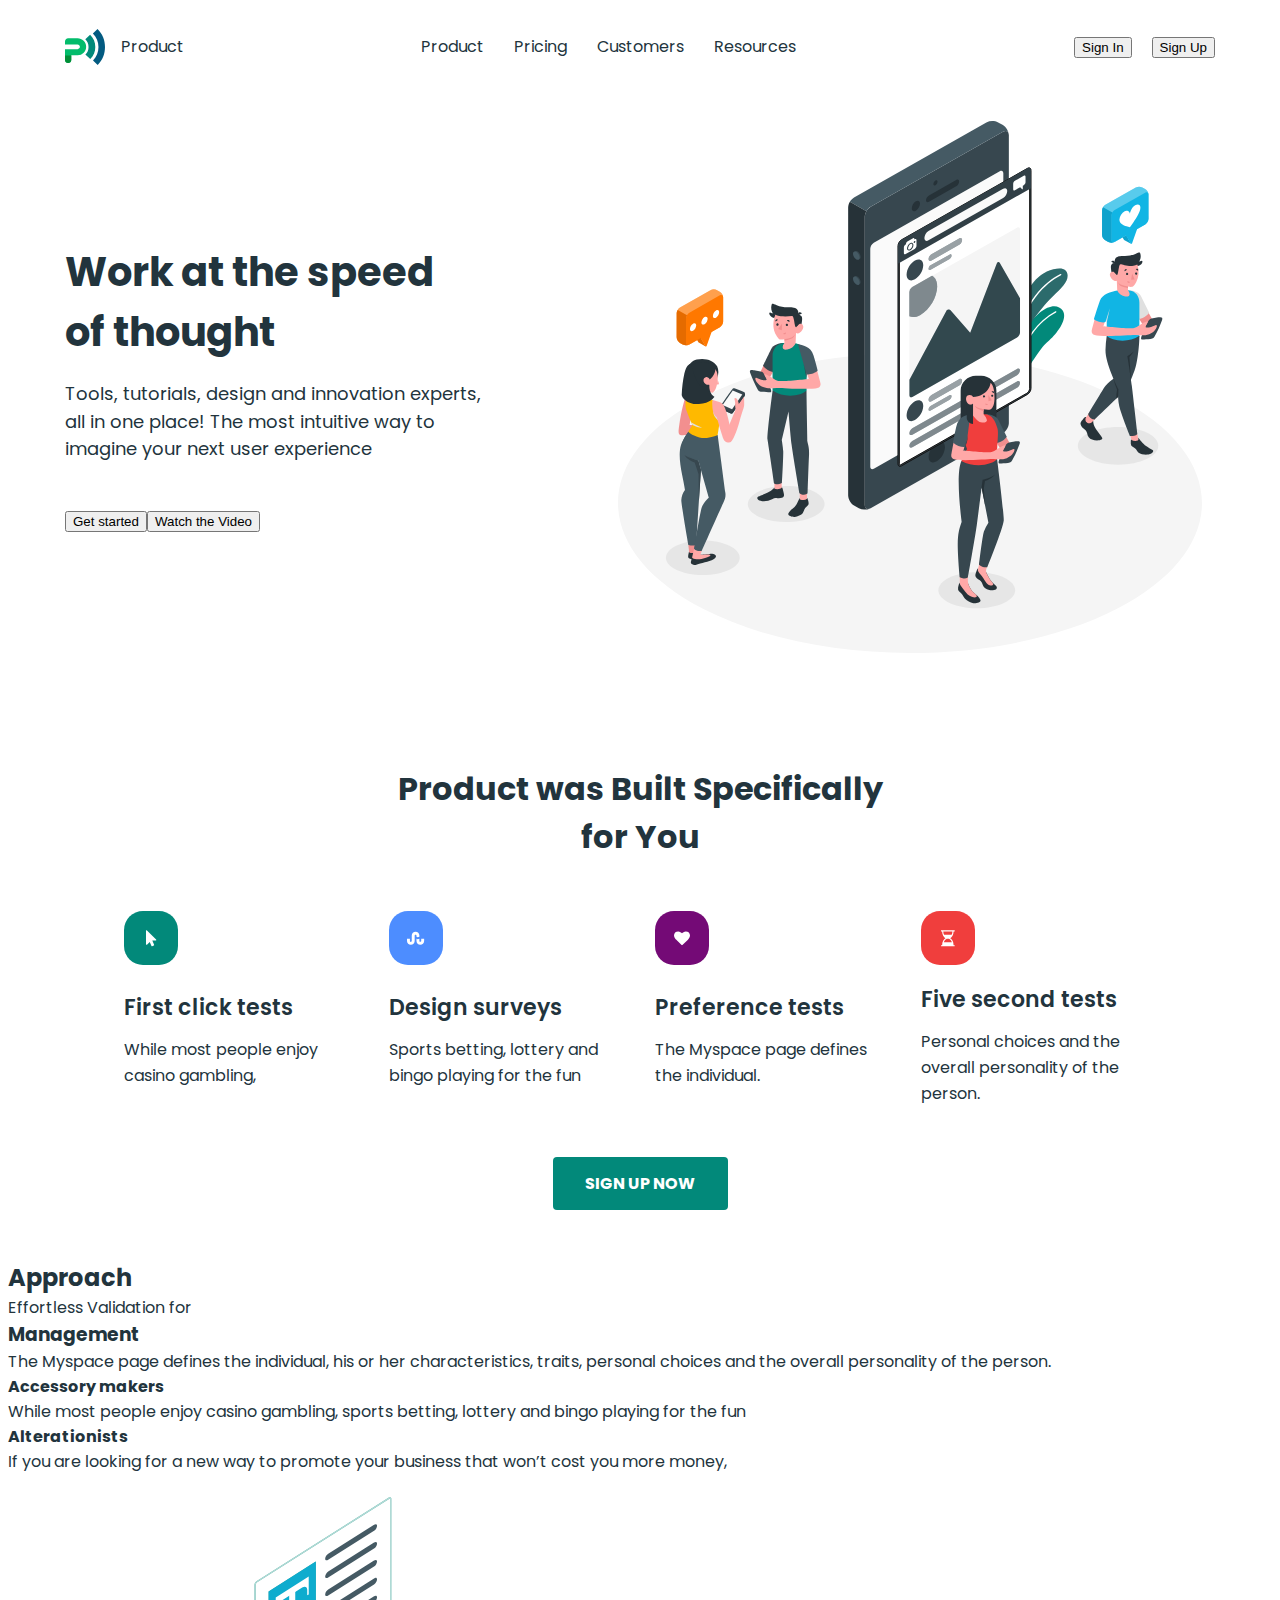
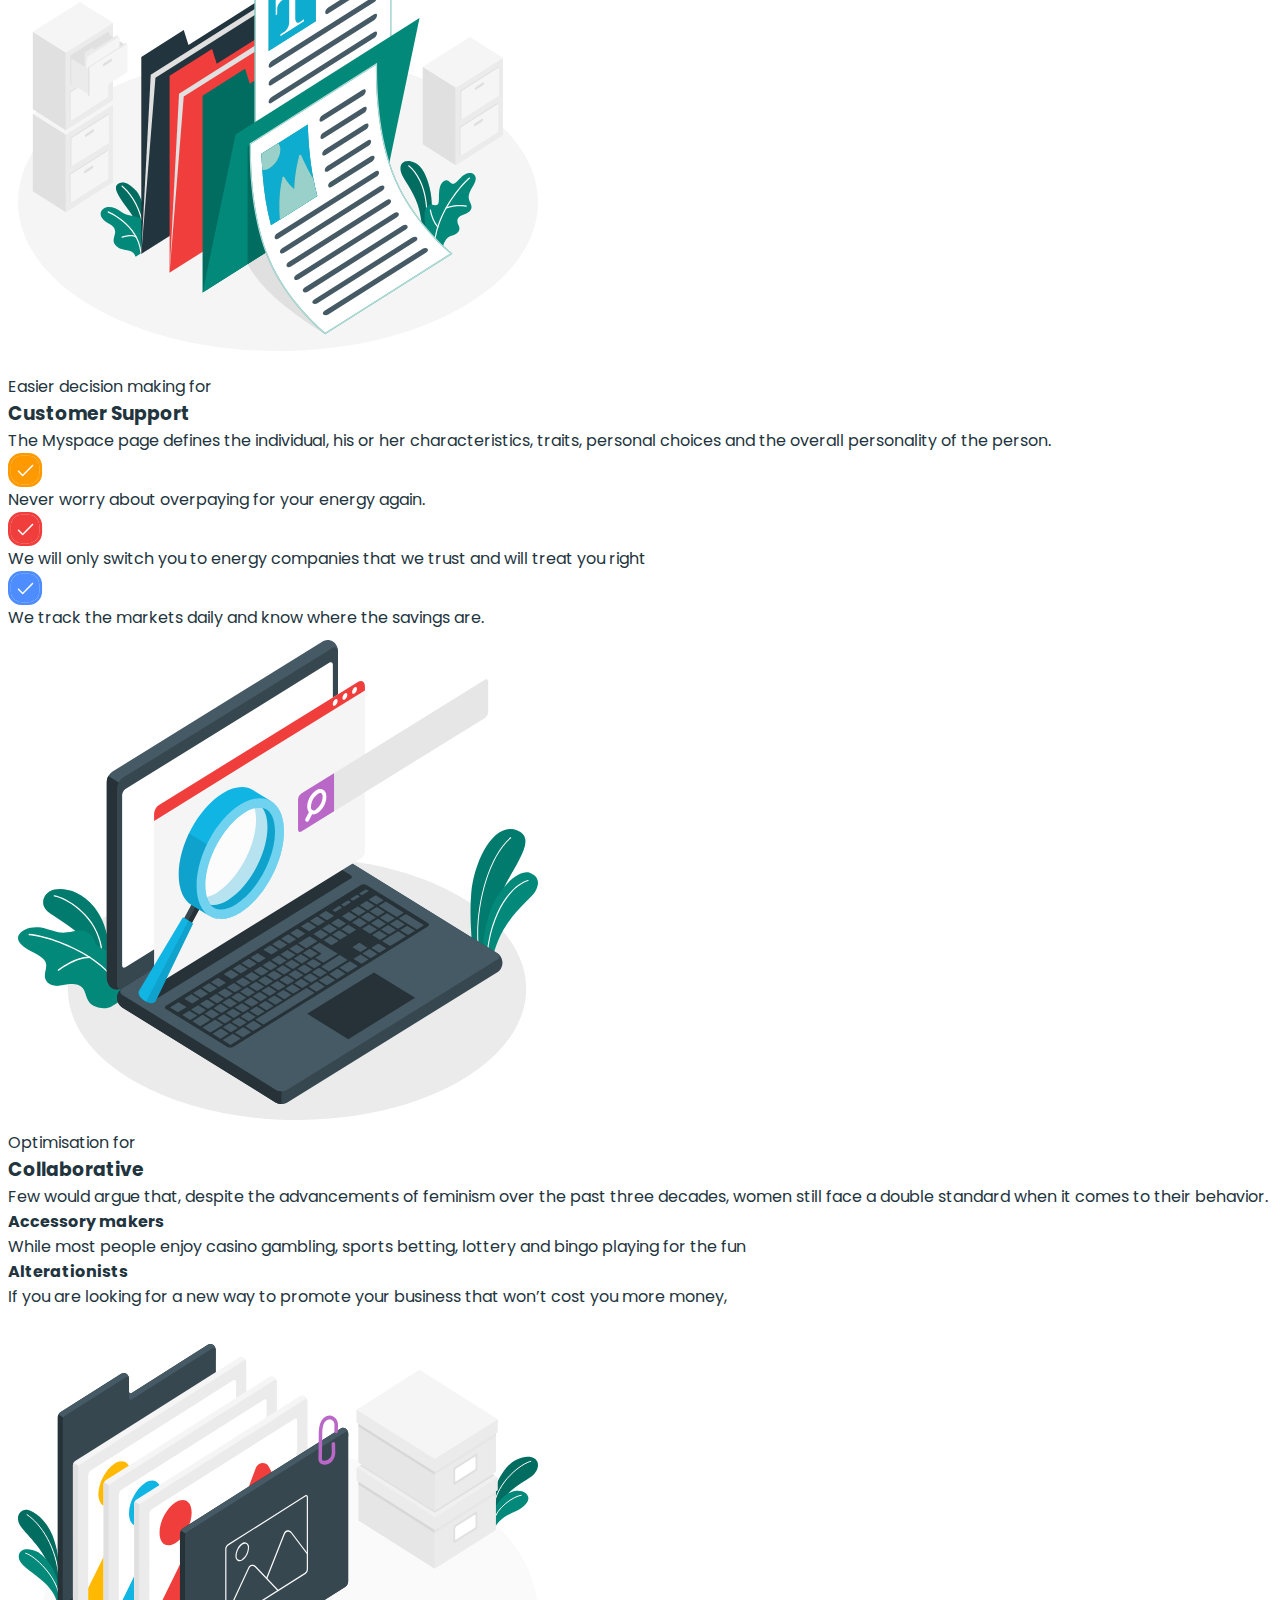
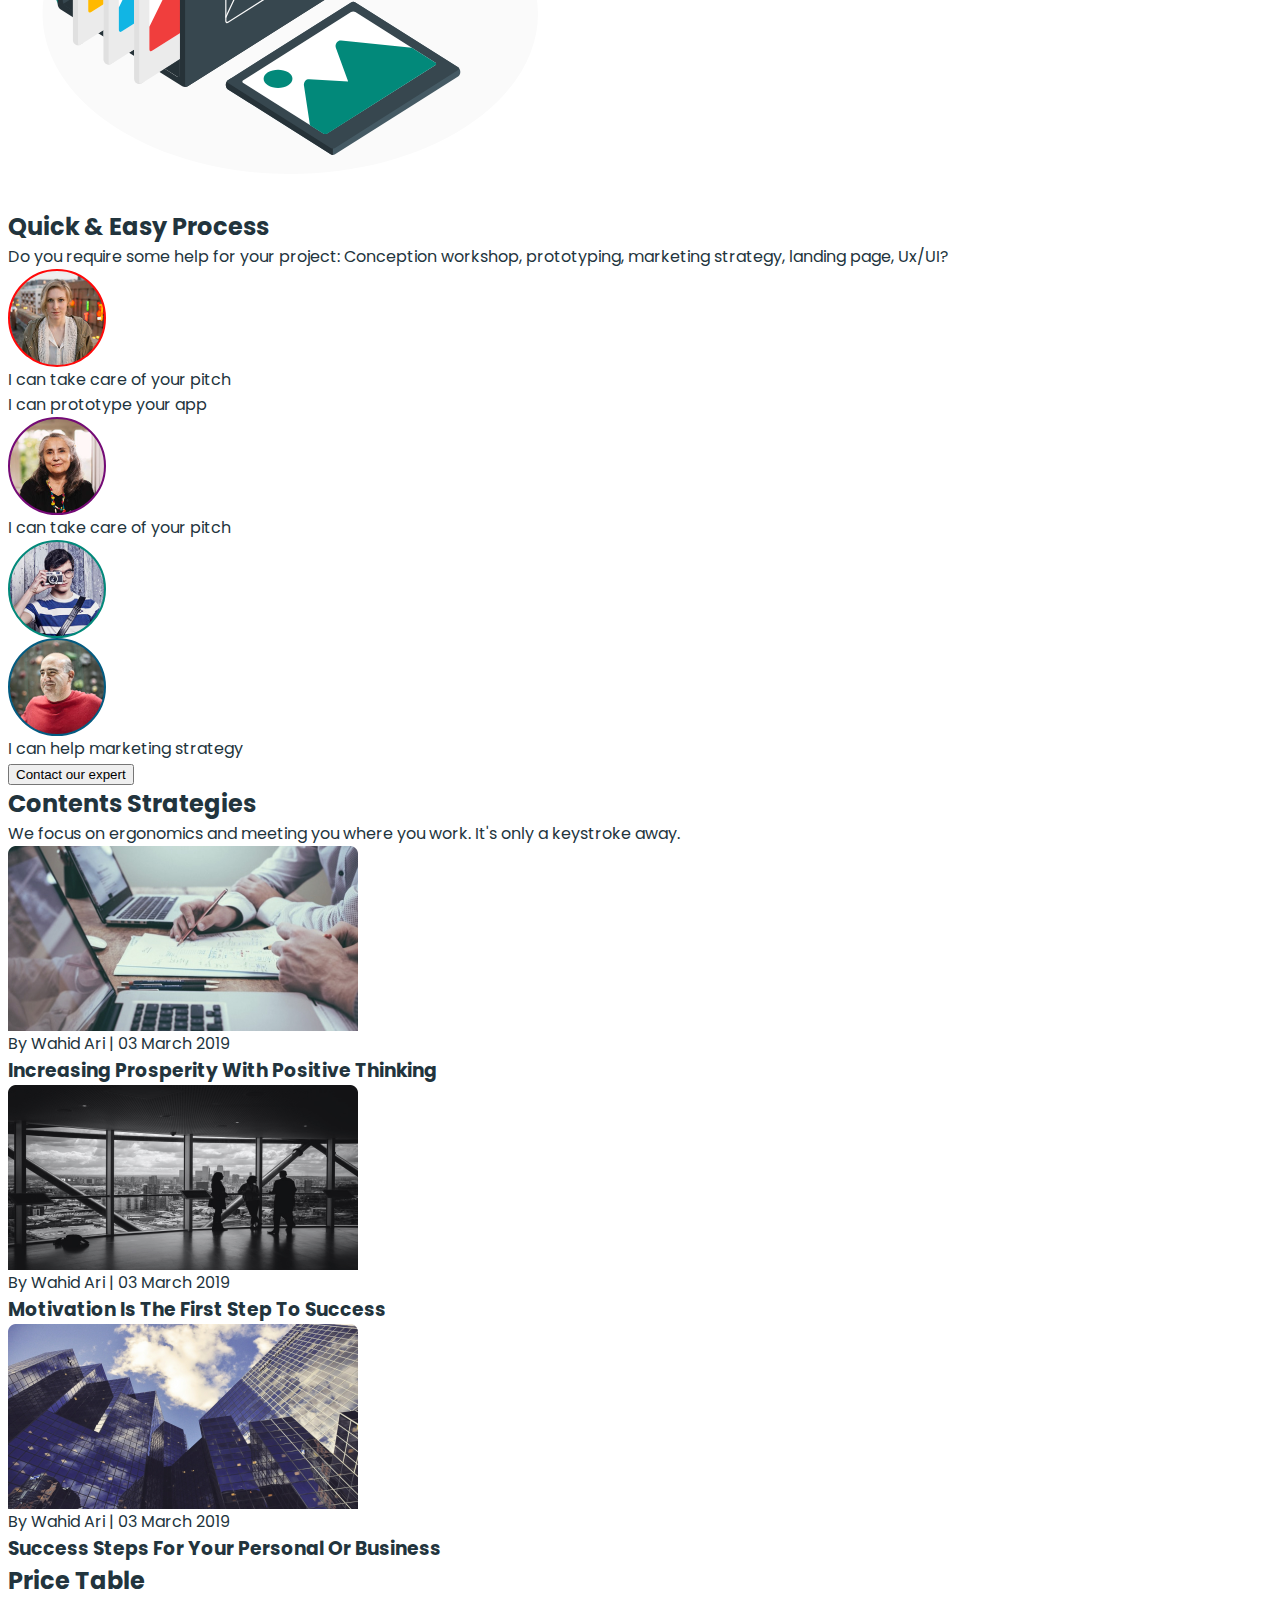
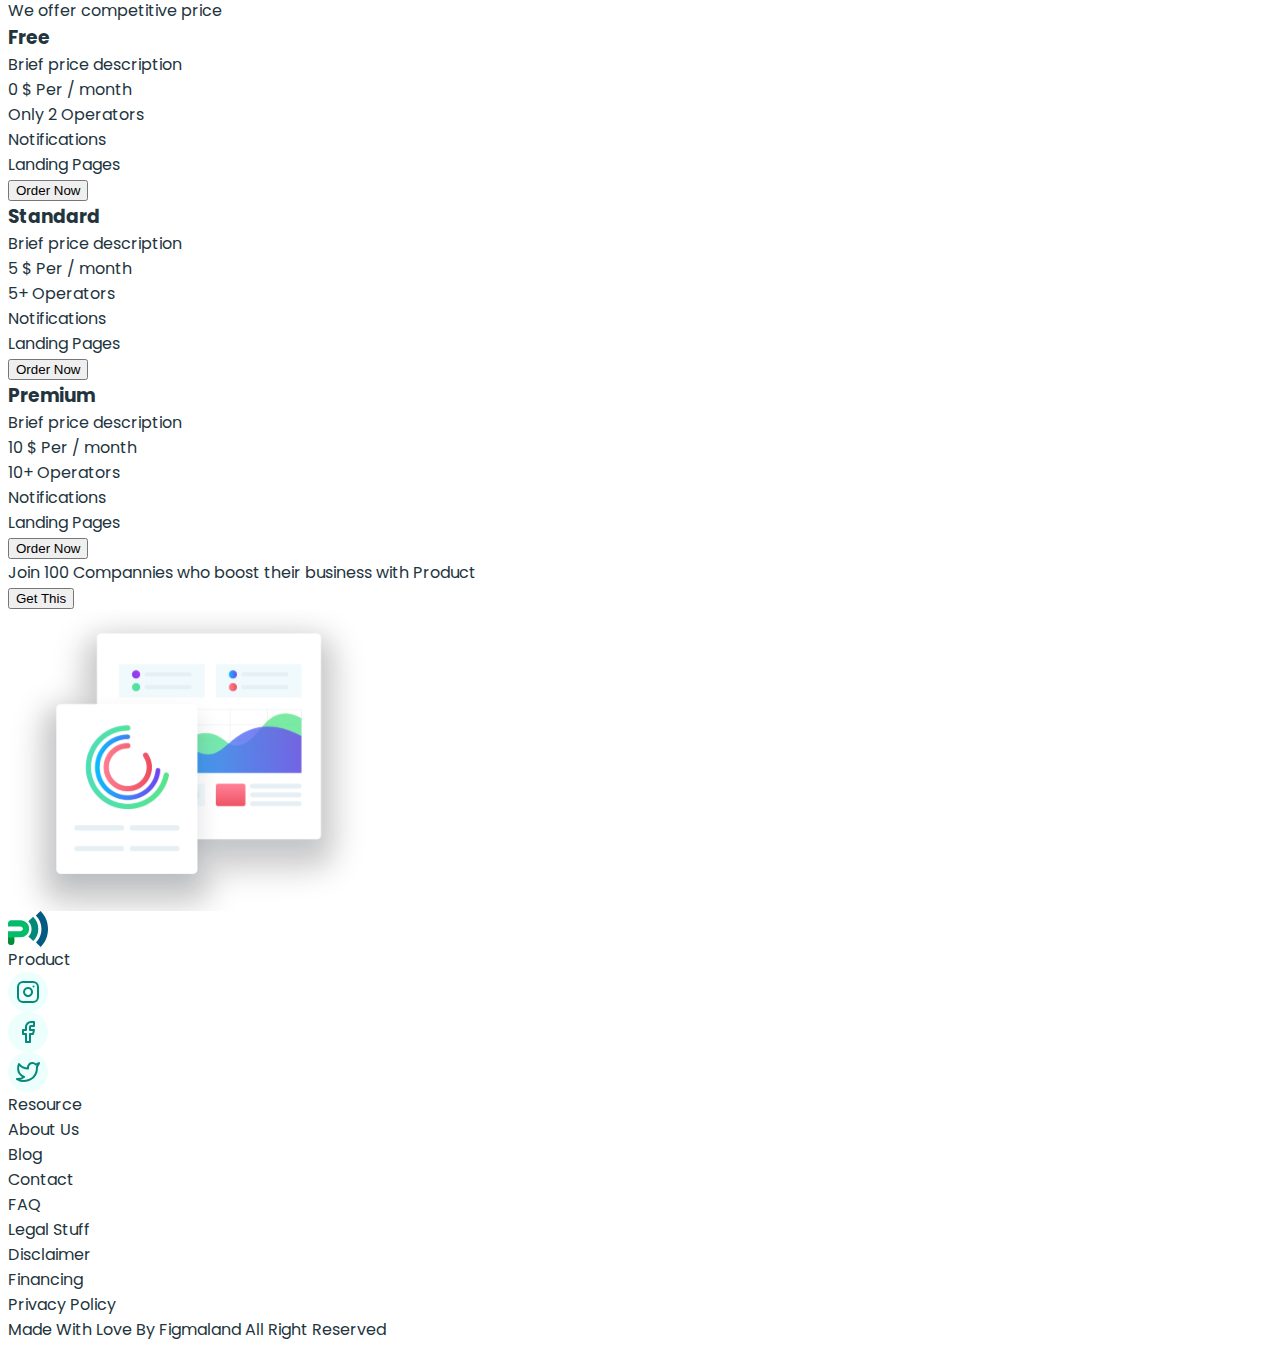
<file: index.html>
<!DOCTYPE html>
<html lang="en">
  <head>
    <meta charset="UTF-8" />
    <meta name="viewport" content="width=device-width, initial-scale=1.0" />
    <title>Business promotion</title>
    <link
      rel="stylesheet"
      href="https://cdnjs.cloudflare.com/ajax/libs/modern-normalize/3.0.1/modern-normalize.min.css"
      integrity="sha512-q6WgHqiHlKyOqslT/lgBgodhd03Wp4BEqKeW6nNtlOY4quzyG3VoQKFrieaCeSnuVseNKRGpGeDU3qPmabCANg=="
      crossorigin="anonymous"
      referrerpolicy="no-referrer"
    />
    <link rel="preconnect" href="https://fonts.googleapis.com" />
    <link rel="preconnect" href="https://fonts.gstatic.com" crossorigin />
    <link
      href="https://fonts.googleapis.com/css2?family=Inter:opsz,wght@500;700&family=Montserrat:wght@400;600;700&family=Poppins:wght@400;500;600;700;800&family=Robotowght@0400;500;700;900&display=swap"
      rel="stylesheet"
    />
    <link rel="stylesheet" href="./css/styles.css" />
  </head>
  <body>
    <!-- HEADER -->
    <header class="header">
      <div class="container header-container">
        <a href="./index.html" class="header-logo">
          <img src="./images/logo.svg" alt="Logo" height="36" width="40" />
          Product
        </a>

        <nav class="header-nav">
          <ul class="header-nav-list">
            <li><a class="header-nav-link" href="./index.html">Product</a></li>
            <li>
              <a class="header-nav-link" href="./pricing.html">Pricing</a>
            </li>
            <li>
              <a class="header-nav-link" href="./customer.html">Customers</a>
            </li>
            <li><a class="header-nav-link" href="">Resources</a></li>
          </ul>
        </nav>

        <ul class="header-btn-list">
          <li><button class="header-btn" type="button">Sign In</button></li>
          <li><button class="header-btn" type="button">Sign Up</button></li>
        </ul>
      </div>
    </header>

    <main>
      <!-- HERO SECTION -->
      <section class="hero-section">
        <div class="container hero-container">
          <div>
            <h1 class="hero-title">Work at the speed of thought</h1>
            <p class="hero-text">
              Tools, tutorials, design and innovation experts, all in one place!
              The most intuitive way to imagine your next user experience
            </p>
            <ul class="hero-list">
              <li>
                <button class="hero-start-btn" type="button">
                  Get started
                </button>
              </li>
              <li>
                <button class="hero-video-btn" type="button">
                  Watch the Video
                </button>
              </li>
            </ul>
          </div>
          <img
            src="./images/hero-img.svg"
            alt="Working people"
            width="610"
            height="555"
          />
        </div>
      </section>

      <!-- Product section-->
      <section class="product-section">
        <div class="container product-container">
          <h2 class="product-title">Product was Built Specifically for You</h2>
          <ul class="product-list">
            <li class="product-litem">
              <img
                src="./images/icon-bd.svg"
                alt="image 1"
                height="54"
                width="54"
              />
              <h3 class="product-subtitle">First click tests</h3>
              <p class="product-text">
                While most people enjoy casino gambling,
              </p>
            </li>
            <li class="product-litem">
              <img
                src="./images/icon-bd2.svg"
                alt="image 2"
                height="54"
                width="54"
              />
              <h3 class="product-subtitle">Design surveys</h3>
              <p class="product-text">
                Sports betting, lottery and bingo playing for the fun
              </p>
            </li>
            <li class="product-litem">
              <img
                src="./images/icon-bd3.svg"
                alt="image 3"
                height="54"
                width="54"
              />
              <h3 class="product-subtitle">Preference tests</h3>
              <p class="product-text">
                The Myspace page defines the individual.
              </p>
            </li>
            <li class="product-litem">
              <img
                src="./images/icon-bd4.svg"
                alt="image 4"
                height="54"
                width="54"
              />
              <h3 class="product-subtitle">Five second tests</h3>
              <p class="product-text">
                Personal choices and the overall personality of the person.
              </p>
            </li>
          </ul>
          <button class="product-btn" type="button">sign up now</button>
        </div>
      </section>

      <!-- Approach section management, customer, collaborative -->
      <section>
        <h2>Approach</h2>
        <ul>
          <li>
            <p>Effortless Validation for</p>
            <h3>Management</h3>
            <p>
              The Myspace page defines the individual, his or her
              characteristics, traits, personal choices and the overall
              personality of the person.
            </p>
            <ul>
              <li>
                <h4>Accessory makers</h4>
                <p>
                  While most people enjoy casino gambling, sports betting,
                  lottery and bingo playing for the fun
                </p>
              </li>
              <li>
                <h4>Alterationists</h4>
                <p>
                  If you are looking for a new way to promote your business that
                  won’t cost you more money,
                </p>
              </li>
            </ul>
            <img
              src="./images/management-img.svg"
              alt="manegemant"
              width="540"
              height="500"
            />
          </li>
          <li>
            <p>Easier decision making for</p>
            <h3>Customer Support</h3>
            <p>
              The Myspace page defines the individual, his or her
              characteristics, traits, personal choices and the overall
              personality of the person.
            </p>
            <ul>
              <li>
                <img src="./images/icony.svg" alt="" width="35" height="35" />
                <p>Never worry about overpaying for your energy again.</p>
              </li>
              <li>
                <img src="./images/iconr.svg" alt="" width="35" height="35" />
                <p>
                  We will only switch you to energy companies that we trust and
                  will treat you right
                </p>
              </li>
              <li>
                <img src="./images/iconb.svg" alt="" width="35" height="35" />
                <p>
                  We track the markets daily and know where the savings are.
                </p>
              </li>
            </ul>
            <img
              src="./images/support-img.svg"
              alt="support"
              width="540"
              height="500"
            />
          </li>
          <li>
            <p>Optimisation for</p>
            <h3>Collaborative</h3>
            <p>
              Few would argue that, despite the advancements of feminism over
              the past three decades, women still face a double standard when it
              comes to their behavior.
            </p>
            <ul>
              <li>
                <h4>Accessory makers</h4>
                <p>
                  While most people enjoy casino gambling, sports betting,
                  lottery and bingo playing for the fun
                </p>
              </li>
              <li>
                <h4>Alterationists</h4>
                <p>
                  If you are looking for a new way to promote your business that
                  won’t cost you more money,
                </p>
              </li>
            </ul>
            <img
              src="./images/collaboration-img.svg"
              alt="collaboration"
              width="540"
              height="500"
            />
          </li>
        </ul>
      </section>

      <!-- Quick and easy section -->
      <section>
        <h2>Quick & Easy Process</h2>
        <p>
          Do you require some help for your project: Conception workshop,
          prototyping, marketing strategy, landing page, Ux/UI?
        </p>
        <ul>
          <li>
            <img
              src="./images/avatar1-pitch.svg"
              alt="Avatar woman on street"
            />
            <div>
              <p>I can take care of your pitch</p>
            </div>
          </li>
          <li>
            <div>
              <p>I can prototype your app</p>
            </div>
            <img
              src="./images/avatar2-app.svg"
              alt="Avatar old woman at home"
            />
          </li>
          <li>
            <div>
              <p>I can take care of your pitch</p>
            </div>
            <img
              src="./images/avatar3-pitch.svg"
              alt="Avatar young man with camera"
            />
          </li>
          <li>
            <img
              src="./images/avatar4-strategy.svg"
              alt="Avatar old man smiling"
            />
            <div>
              <p>I can help marketing strategy</p>
            </div>
          </li>
        </ul>
        <button type="button">Contact our expert</button>
      </section>

      <!-- Contents strategy section -->
      <section>
        <h2>Contents Strategies</h2>
        <p>
          We focus on ergonomics and meeting you where you work. It's only a
          keystroke away.
        </p>
        <ul>
          <li>
            <img
              src="./images/1-increasing-prosperity.jpg"
              alt="Table with laptops"
              width="350"
              height="185"
            />
            <p>By Wahid Ari | 03 March 2019</p>
            <h3>Increasing Prosperity With Positive Thinking</h3>
          </li>
          <li>
            <img
              src="./images/2-motivation-is.jpg"
              alt="People in scyscrapper"
              width="350"
              height="185"
            />
            <p>By Wahid Ari | 03 March 2019</p>
            <h3>Motivation Is The First Step To Success</h3>
          </li>
          <li>
            <img
              src="./images/3-success-steps.jpg"
              alt="Scyscrappers on the sky background"
              width="350"
              height="185"
            />
            <p>By Wahid Ari | 03 March 2019</p>
            <h3>Success Steps For Your Personal Or Business</h3>
          </li>
        </ul>
      </section>

      <!-- Price Table section -->
      <section>
        <h2>Price Table</h2>
        <p>We offer competitive price</p>
        <ul>
          <li>
            <h3>Free</h3>
            <p>Brief price description</p>
            <p>0 $ Per / month</p>
            <ul>
              <li>Only 2 Operators</li>
              <li>Notifications</li>
              <li>Landing Pages</li>
            </ul>
            <button type="button">Order Now</button>
          </li>
          <li>
            <h3>Standard</h3>
            <p>Brief price description</p>
            <p>5 $ Per / month</p>
            <ul>
              <li>5+ Operators</li>
              <li>Notifications</li>
              <li>Landing Pages</li>
            </ul>
            <button type="button">Order Now</button>
          </li>
          <li>
            <h3>Premium</h3>
            <p>Brief price description</p>
            <p>10 $ Per / month</p>
            <ul>
              <li>10+ Operators</li>
              <li>Notifications</li>
              <li>Landing Pages</li>
            </ul>
            <button type="button">Order Now</button>
          </li>
        </ul>
      </section>
    </main>

    <!-- FOOTER -->
    <footer>
      <div>
        <p>Join 100 Compannies who boost their business with Product</p>
        <button type="button">Get This</button>
        <img
          src="./images/join100.svg"
          alt="Graphics, circles, waves"
          width="361"
          height="331"
        />
      </div>
      <div>
        <a href="./index.html">
          <img src="./images/logo.svg" alt="Logo" height="36" width="40" />
          Product
        </a>
        <ul>
          <li>
            <a href="" target="_blank">
              <img
                src="./images/instagramicon.svg"
                alt="instagram icon"
                width="40"
                height="40"
            /></a>
          </li>
          <li>
            <a href="" target="_blank">
              <img
                src="./images/facebookicon.svg"
                alt="facebook icon"
                width="40"
                height="40"
            /></a>
          </li>
          <li>
            <a href="" target="_blank">
              <img
                src="./images/twittericon.svg"
                alt="twitter icon"
                width="40"
                height="40"
            /></a>
          </li>
        </ul>

        <p>Resource</p>
        <ul>
          <li><a href=""></a>About Us</li>
          <li><a href=""></a>Blog</li>
          <li><a href=""></a>Contact</li>
          <li><a href=""></a>FAQ</li>
        </ul>

        <p>Legal Stuff</p>
        <ul>
          <li><a href=""></a>Disclaimer</li>
          <li><a href=""></a>Financing</li>
          <li><a href=""></a>Privacy Policy</li>
        </ul>

        <p>Made With Love By Figmaland All Right Reserved</p>
      </div>
    </footer>
  </body>
</html>
</file>
<file: css/styles.css>
/* == GLOBAL == */
:root {
    --font-family: "Poppins", sans-serif;
    --second-family: "Inter", sans-serif;
    --third-family: "Montserrat", sans-serif;
    --font3: "FontAwesome", sans-serif;
    --font4: "Roboto", sans-serif;
    --font5: "ProximaNova", sans-serif;
    --font6: "Asap Condensed", sans-serif;

    --green: #02897a;
    --blue: #4d8dff;
    --violet: #740a76;
    --main-color: #22343d;
    --main-bg-color: #fff;
    --white: #fff;
    --red: #f03e3d;

    --darkerfromthree: #1f2e35;
    --mediumfromthree: #30444e;
    --lighterfromthree: #475e69;
}

body {
    font-family: var(--font-family);
    color: var(--main-color);
    background-color: var(--main-bg-color);
}

img {
    display: block;
    max-width: 100%;
    height: auto;
}

button {
    cursor: pointer;
}

.container {
    max-width: 1150px;
    padding: 0 20px;
    margin: 0 auto;
}

/* --Reset-- */
h1, h2, h3, h4, h5, h6, p {
    margin: 0;
}

ul, ol {
    margin: 0;
    list-style: none;
    padding-left: 0;
}

a {
    text-decoration: none;
    color: currentColor;
}

/* == HEADER == */
.header {}

.header-logo {
    display: flex;
    align-items: center;
    gap: 16px;
    margin-right: 237px;
}

.header-nav {
    margin-right: auto;
}

.header-nav-list {
    display: flex;
    gap: 30px;
}

.header-nav-link {
    padding: 26px 0;
    display: block;
}

.header-btn-list {
    display: flex;
    gap: 20px;
}

.header-btn {}

.header-container {
    display: flex;
    align-items: center;
}

/* == MAIN == */
/* -- Hero styles -- */
.hero-section {
    padding-top: 25px;
    padding-bottom: 100px;
}

.hero-container {
    display: flex;
    align-items: center;
    justify-content: space-between;
}

.hero-title {
    font-size: 40px;
    line-height: 1.5;
    max-width: 392px;
    margin-bottom: 18px;
}

.hero-text {
    font-size: 18px;
    line-height: 1.55;
    max-width: 426px;
    margin-bottom: 45px;
}

.hero-list {
    display: flex;
    align-items: center;
}

.hero-start-btn {}

.hero-video-btn {}

/* -- Product styles -- */
.product-section {
    padding-bottom: 50px;
}

.product-title {
    font-family: var(--font-family);
    font-weight: 700;
    font-size: 32px;
    text-align: center;
    max-width: 506px;
    color: var(--main-color);
    margin: 0 auto 50px auto;
}

.product-list {
    display: flex;
    justify-content: space-between;
    gap: 30px;
}

.product-litem {
    width: calc((100% - 90px) / 4);
}

.product-subtitle {
    margin-top: 18px;
    font-family: var(--font-family);
    font-weight: 600;
    font-size: 22px;
    color: var(--main-color);
    margin-bottom: 13px;
}

/* TODO: repair last-child margin-top to align with previous one*/
/* .product-subtitle:last-child {
    margin-top: 26px;                   
    font-family: var(--font-family);
    font-weight: 600;
    font-size: 22px;
    color: var(--main-color);
    margin-bottom: 13px;
    /* max-width: 226px;      
} */

.product-text {
    font-family: var(--font-family);
    font-weight: 400;
    font-size: 16px;
    line-height: 162%;
    color: var(--main-color);
    /* max-width: 226px; */
}

.product-container {
    max-width: 1033px;  /* -- для підбору чіткої до макету ширини параграфів текстів (узгодження з дизайнерами), можна замість product-text max-width: 226px;*/
}

.product-btn {
    margin: 50px auto 0 auto;
    display: block;
    width: 175px;
    height: 53px;
    background: var(--green);
    border-radius: 4px;
    border: none;
    font-family: var(--font-family);
    font-weight: 700;
    font-size: 16px;
    color: var(--white);
    text-transform: uppercase;
}
</file>
